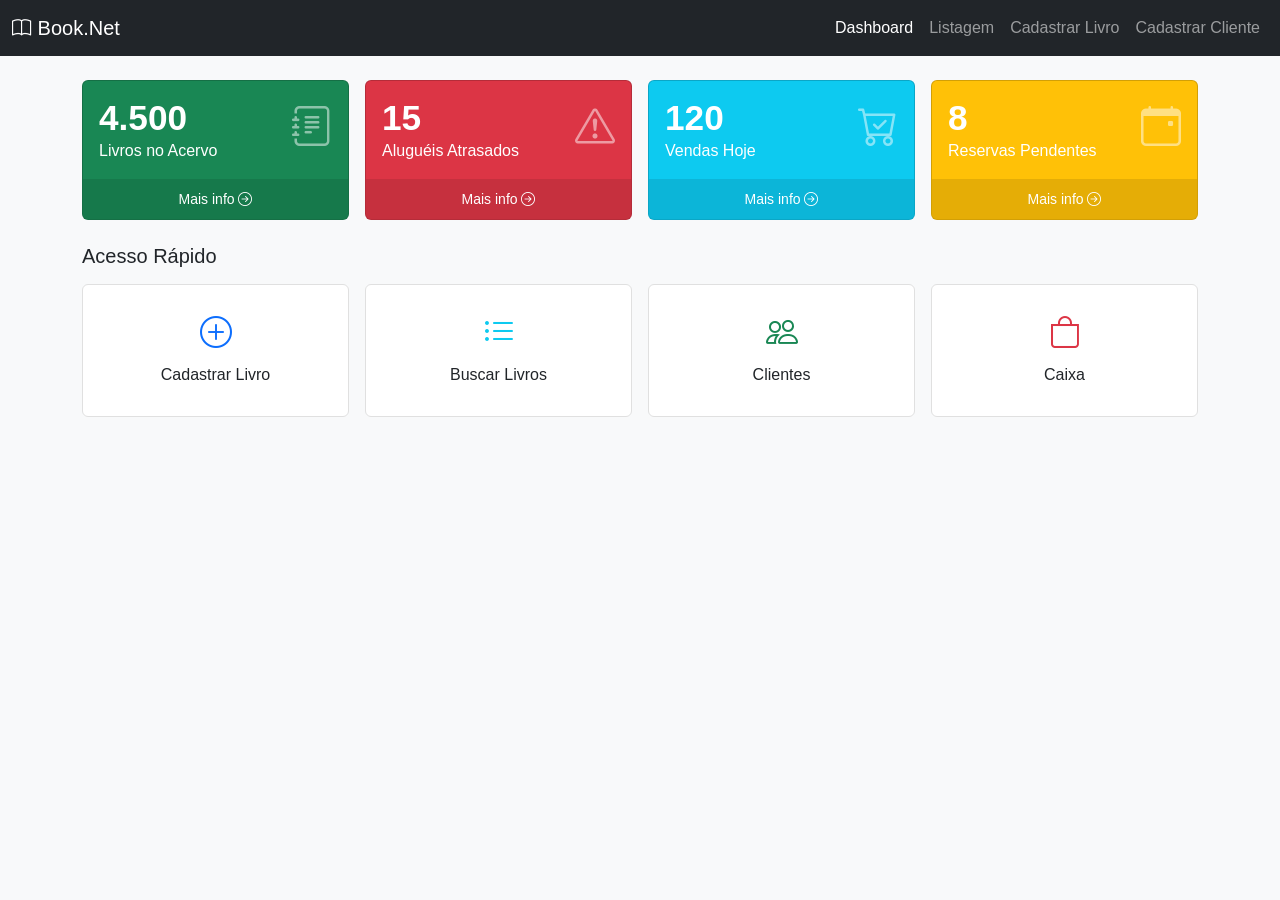
<file: index.html>
<!DOCTYPE html>
<html lang="pt-BR">
<head>
    <meta charset="UTF-8">
    <meta name="viewport" content="width=device-width, initial-scale=1.0">
    <title>Book.Net - Dashboard</title>
    <!-- Bootstrap 5 CSS -->
    <link href="https://cdn.jsdelivr.net/npm/bootstrap@5.3.2/dist/css/bootstrap.min.css" rel="stylesheet">
    <!-- Bootstrap Icons -->
    <link rel="stylesheet" href="https://cdn.jsdelivr.net/npm/bootstrap-icons@1.11.1/font/bootstrap-icons.css">
    <!-- CSS Customizado -->
    <link rel="stylesheet" href="assets/css/style.css">
</head>
<body class="bg-light">

    <nav class="navbar navbar-expand-lg navbar-dark bg-dark">
        <div class="container-fluid">
            <a class="navbar-brand" href="index.html"><i class="bi bi-book"></i> Book.Net</a>
            <button class="navbar-toggler" type="button" data-bs-toggle="collapse" data-bs-target="#navbarNav">
                <span class="navbar-toggler-icon"></span>
            </button>
            <div class="collapse navbar-collapse" id="navbarNav">
                <ul class="navbar-nav ms-auto">
                    <li class="nav-item"><a class="nav-link active" href="index.html">Dashboard</a></li>
                    <li class="nav-item"><a class="nav-link" href="listagem-livros.html">Listagem</a></li>
                    <li class="nav-item"><a class="nav-link" href="cadastro-livro.html">Cadastrar Livro</a></li>
                    <li class="nav-item"><a class="nav-link" href="cadastro-cliente.html">Cadastrar Cliente</a></li>
                </ul>
            </div>
        </div>
    </nav>

    <div class="container mt-4">
        <!-- Linha de Cards de Resumo -->
        <div class="row g-3 mb-4">
            <div class="col-12 col-md-6 col-lg-3">
                <div class="card text-white bg-success h-100">
                    <div class="card-body d-flex justify-content-between">
                        <div>
                            <h3 class="card-title">4.500</h3>
                            <p class="card-text">Livros no Acervo</p>
                        </div>
                        <i class="bi bi-journal-text fs-1 opacity-50"></i>
                    </div>
                    <div class="card-footer text-center"><small>Mais info <i class="bi bi-arrow-right-circle"></i></small></div>
                </div>
            </div>
            <div class="col-12 col-md-6 col-lg-3">
                <div class="card text-white bg-danger h-100">
                    <div class="card-body d-flex justify-content-between">
                        <div>
                            <h3 class="card-title">15</h3>
                            <p class="card-text">Aluguéis Atrasados</p>
                        </div>
                        <i class="bi bi-exclamation-triangle fs-1 opacity-50"></i>
                    </div>
                    <div class="card-footer text-center"><small>Mais info <i class="bi bi-arrow-right-circle"></i></small></div>
                </div>
            </div>
            <div class="col-12 col-md-6 col-lg-3">
                <div class="card text-white bg-info h-100">
                    <div class="card-body d-flex justify-content-between">
                        <div>
                            <h3 class="card-title">120</h3>
                            <p class="card-text">Vendas Hoje</p>
                        </div>
                        <i class="bi bi-cart-check fs-1 opacity-50"></i>
                    </div>
                    <div class="card-footer text-center"><small>Mais info <i class="bi bi-arrow-right-circle"></i></small></div>
                </div>
            </div>
            <div class="col-12 col-md-6 col-lg-3">
                <div class="card text-white bg-warning h-100">
                    <div class="card-body d-flex justify-content-between">
                        <div>
                            <h3 class="card-title">8</h3>
                            <p class="card-text">Reservas Pendentes</p>
                        </div>
                        <i class="bi bi-calendar-event fs-1 opacity-50"></i>
                    </div>
                    <div class="card-footer text-center"><small>Mais info <i class="bi bi-arrow-right-circle"></i></small></div>
                </div>
            </div>
        </div>

        <!-- Linha de Botões de Ação Rápida -->
        <h5 class="mb-3">Acesso Rápido</h5>
        <div class="row g-3 text-center">
            <div class="col-6 col-md-3">
                <a href="cadastro-livro.html" class="text-decoration-none">
                    <div class="card action-card py-4">
                        <i class="bi bi-plus-circle text-primary fs-2"></i>
                        <h6 class="mt-2 text-dark">Cadastrar Livro</h6>
                    </div>
                </a>
            </div>
            <div class="col-6 col-md-3">
                <a href="listagem-livros.html" class="text-decoration-none">
                    <div class="card action-card py-4">
                        <i class="bi bi-list-ul text-info fs-2"></i>
                        <h6 class="mt-2 text-dark">Buscar Livros</h6>
                    </div>
                </a>
            </div>
            <div class="col-6 col-md-3">
                <a href="#" class="text-decoration-none">
                    <div class="card action-card py-4">
                        <i class="bi bi-people text-success fs-2"></i>
                        <h6 class="mt-2 text-dark">Clientes</h6>
                    </div>
                </a>
            </div>
            <div class="col-6 col-md-3">
                <a href="#" class="text-decoration-none">
                    <div class="card action-card py-4">
                        <i class="bi bi-bag text-danger fs-2"></i>
                        <h6 class="mt-2 text-dark">Caixa</h6>
                    </div>
                </a>
            </div>
        </div>
    </div>

    <script src="https://cdn.jsdelivr.net/npm/bootstrap@5.3.2/dist/js/bootstrap.bundle.min.js"></script>
</body>
</html>
</file>
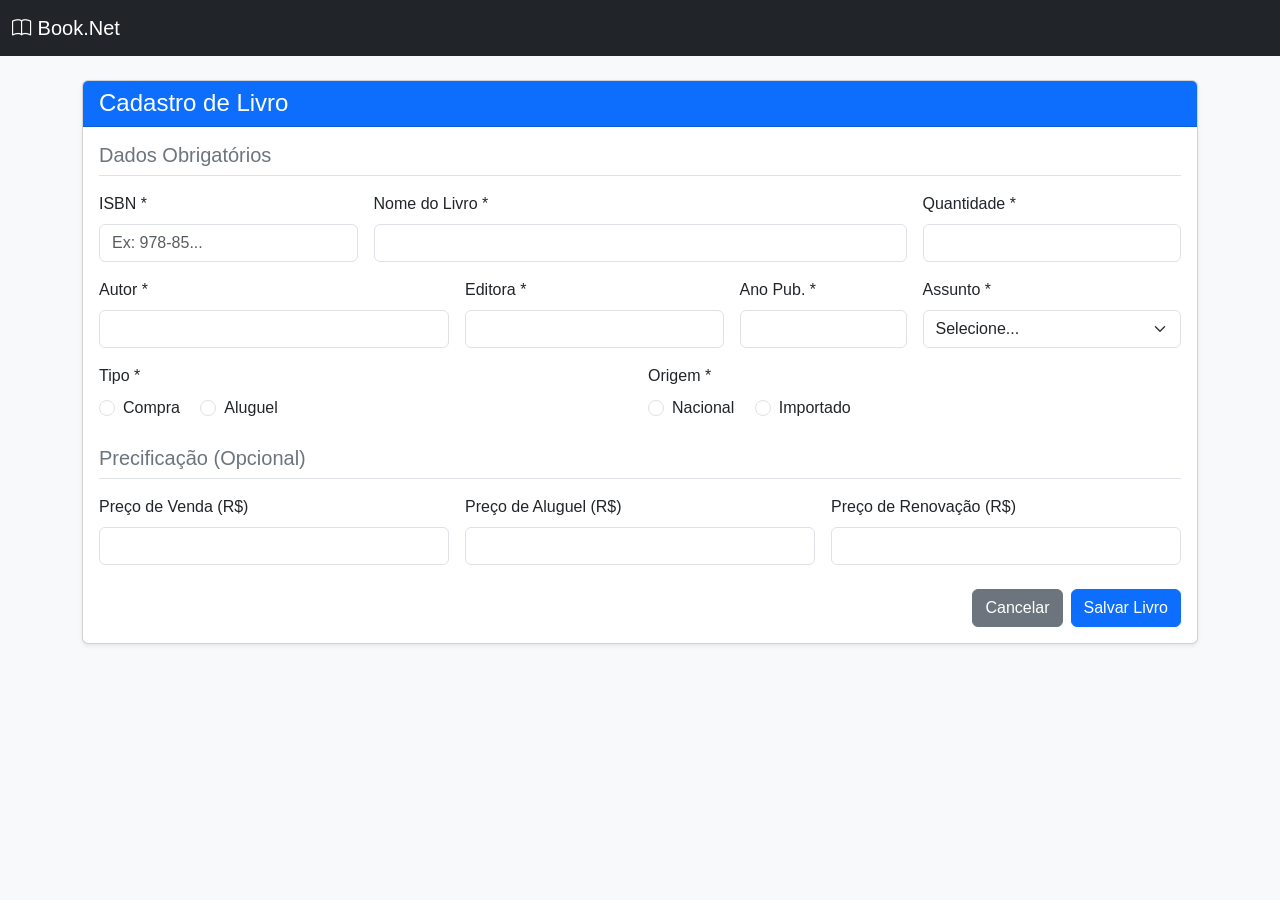
<file: cadastro-livro.html>
<!DOCTYPE html>
<html lang="pt-BR">
<head>
    <meta charset="UTF-8">
    <meta name="viewport" content="width=device-width, initial-scale=1.0">
    <title>Book.Net - Cadastro de Livro</title>
    <link href="https://cdn.jsdelivr.net/npm/bootstrap@5.3.2/dist/css/bootstrap.min.css" rel="stylesheet">
    <link rel="stylesheet" href="https://cdn.jsdelivr.net/npm/bootstrap-icons@1.11.1/font/bootstrap-icons.css">
    <link rel="stylesheet" href="assets/css/style.css">
</head>
<body class="bg-light">

    <!-- Incluir a mesma navbar do index aqui -->
    <nav class="navbar navbar-expand-lg navbar-dark bg-dark mb-4">
        <div class="container-fluid">
            <a class="navbar-brand" href="index.html"><i class="bi bi-book"></i> Book.Net</a>
        </div>
    </nav>

    <div class="container">
        <div class="card shadow-sm">
            <div class="card-header bg-primary text-white">
                <h4 class="mb-0">Cadastro de Livro</h4>
            </div>
            <div class="card-body">
                <div id="mensagem-erro" class="alert alert-danger d-none">Por favor, preencha todos os campos obrigatórios.</div>
                <div id="mensagem-sucesso" class="alert alert-success d-none">Livro cadastrado com sucesso!</div>

                <form id="form-livro">
                    <h5 class="text-secondary border-bottom pb-2 mb-3">Dados Obrigatórios</h5>
                    <div class="row g-3 mb-4">
                        <div class="col-md-3">
                            <label for="isbn" class="form-label">ISBN *</label>
                            <input type="text" class="form-control" id="isbn" name="isbn" placeholder="Ex: 978-85...">
                        </div>
                        <div class="col-md-6">
                            <label for="nome" class="form-label">Nome do Livro *</label>
                            <input type="text" class="form-control" id="nome" name="nome">
                        </div>
                        <div class="col-md-3">
                            <label for="quantidade" class="form-label">Quantidade *</label>
                            <input type="number" class="form-control" id="quantidade" name="quantidade" min="1">
                        </div>
                        
                        <div class="col-md-4">
                            <label for="autor" class="form-label">Autor *</label>
                            <input type="text" class="form-control" id="autor" name="autor">
                        </div>
                        <div class="col-md-3">
                            <label for="editora" class="form-label">Editora *</label>
                            <input type="text" class="form-control" id="editora" name="editora">
                        </div>
                        <div class="col-md-2">
                            <label for="ano" class="form-label">Ano Pub. *</label>
                            <input type="number" class="form-control" id="ano" name="ano">
                        </div>
                        <div class="col-md-3">
                            <label for="assunto" class="form-label">Assunto *</label>
                            <select class="form-select" id="assunto" name="assunto">
                                <option value="">Selecione...</option>
                                <option value="Banco de Dados">Banco de Dados</option>
                                <option value="Redes">Redes</option>
                                <option value="Sistemas Operacionais">Sistemas Operacionais</option>
                                <option value="Desenvolvimento Web">Desenvolvimento Web</option>
                            </select>
                        </div>

                        <div class="col-md-6">
                            <label class="form-label d-block">Tipo *</label>
                            <div class="form-check form-check-inline">
                                <input class="form-check-input" type="radio" name="tipo" id="tipoCompra" value="Compra">
                                <label class="form-check-label" for="tipoCompra">Compra</label>
                            </div>
                            <div class="form-check form-check-inline">
                                <input class="form-check-input" type="radio" name="tipo" id="tipoAluguel" value="Aluguel">
                                <label class="form-check-label" for="tipoAluguel">Aluguel</label>
                            </div>
                        </div>

                        <div class="col-md-6">
                            <label class="form-label d-block">Origem *</label>
                            <div class="form-check form-check-inline">
                                <input class="form-check-input" type="radio" name="origem" id="origemNacional" value="Nacional">
                                <label class="form-check-label" for="origemNacional">Nacional</label>
                            </div>
                            <div class="form-check form-check-inline">
                                <input class="form-check-input" type="radio" name="origem" id="origemImportado" value="Importado">
                                <label class="form-check-label" for="origemImportado">Importado</label>
                            </div>
                        </div>
                    </div>

                    <h5 class="text-secondary border-bottom pb-2 mb-3">Precificação (Opcional)</h5>
                    <div class="row g-3 mb-4">
                        <div class="col-md-4">
                            <label for="precoVenda" class="form-label">Preço de Venda (R$)</label>
                            <input type="number" step="0.01" class="form-control" id="precoVenda" name="precoVenda">
                        </div>
                        <div class="col-md-4">
                            <label for="precoAluguel" class="form-label">Preço de Aluguel (R$)</label>
                            <input type="number" step="0.01" class="form-control" id="precoAluguel" name="precoAluguel">
                        </div>
                        <div class="col-md-4">
                            <label for="precoRenovacao" class="form-label">Preço de Renovação (R$)</label>
                            <input type="number" step="0.01" class="form-control" id="precoRenovacao" name="precoRenovacao">
                        </div>
                    </div>

                    <div class="d-flex justify-content-end gap-2">
                        <a href="index.html" class="btn btn-secondary">Cancelar</a>
                        <button type="submit" class="btn btn-primary">Salvar Livro</button>
                    </div>
                </form>
            </div>
        </div>
    </div>

    <script src="assets/js/validation.js"></script>
</body>
</html>
</file>
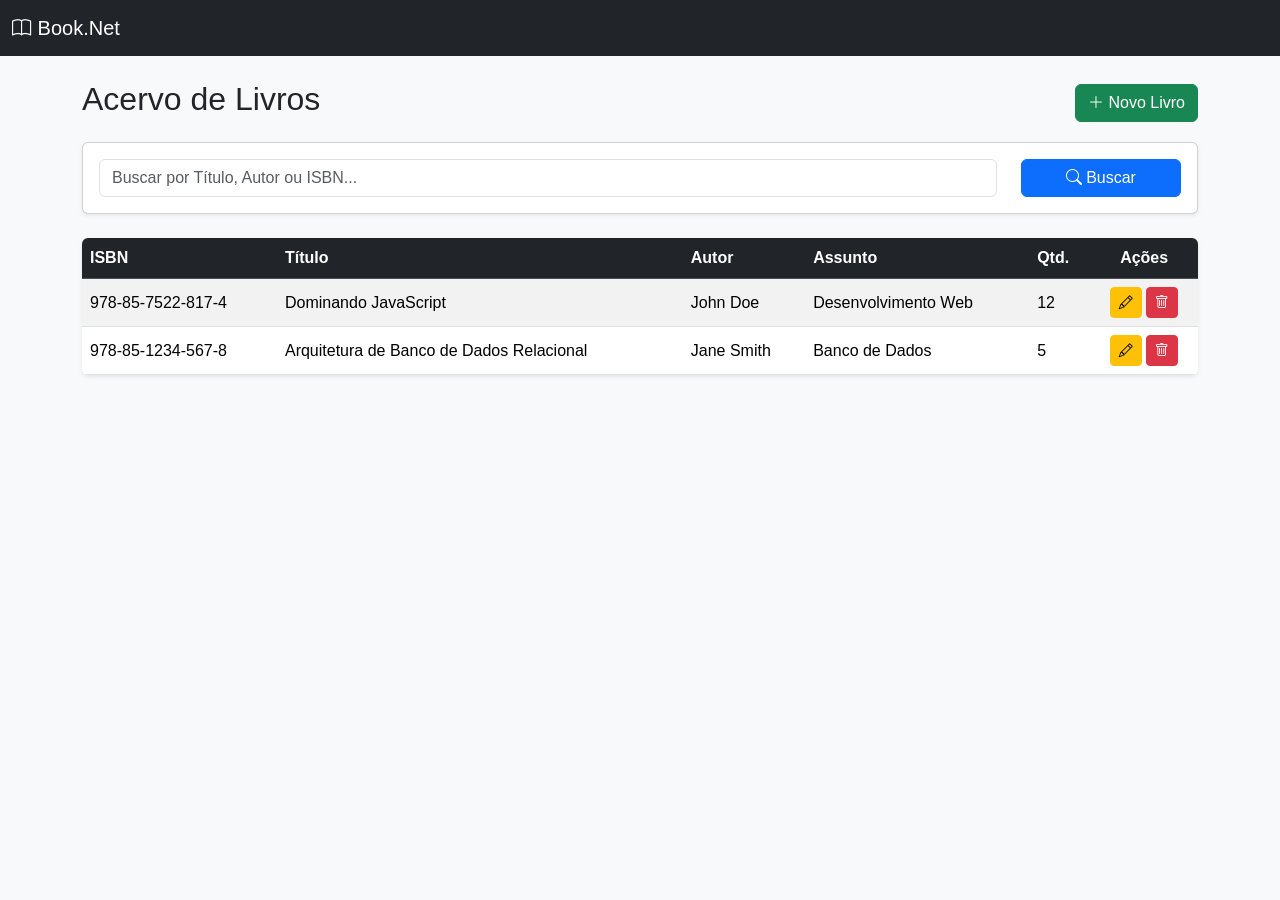
<file: listagem-livros.html>
<!DOCTYPE html>
<html lang="pt-BR">
<head>
    <meta charset="UTF-8">
    <meta name="viewport" content="width=device-width, initial-scale=1.0">
    <title>Book.Net - Acervo</title>
    <link href="https://cdn.jsdelivr.net/npm/bootstrap@5.3.2/dist/css/bootstrap.min.css" rel="stylesheet">
    <link rel="stylesheet" href="https://cdn.jsdelivr.net/npm/bootstrap-icons@1.11.1/font/bootstrap-icons.css">
    <link rel="stylesheet" href="assets/css/style.css">
</head>
<body class="bg-light">

    <!-- Incluir Navbar -->
    <nav class="navbar navbar-expand-lg navbar-dark bg-dark mb-4">
        <div class="container-fluid">
            <a class="navbar-brand" href="index.html"><i class="bi bi-book"></i> Book.Net</a>
        </div>
    </nav>

    <div class="container">
        <div class="d-flex justify-content-between align-items-center mb-3">
            <h2>Acervo de Livros</h2>
            <a href="cadastro-livro.html" class="btn btn-success"><i class="bi bi-plus-lg"></i> Novo Livro</a>
        </div>

        <!-- Filtro de Busca -->
        <div class="card mb-4 shadow-sm">
            <div class="card-body">
                <div class="row">
                    <div class="col-md-10">
                        <input type="text" class="form-control" placeholder="Buscar por Título, Autor ou ISBN...">
                    </div>
                    <div class="col-md-2">
                        <button class="btn btn-primary w-100"><i class="bi bi-search"></i> Buscar</button>
                    </div>
                </div>
            </div>
        </div>

        <!-- Tabela -->
        <div class="table-responsive bg-white shadow-sm rounded">
            <table class="table table-hover table-striped align-middle mb-0">
                <thead class="table-dark">
                    <tr>
                        <th>ISBN</th>
                        <th>Título</th>
                        <th>Autor</th>
                        <th>Assunto</th>
                        <th>Qtd.</th>
                        <th class="text-center">Ações</th>
                    </tr>
                </thead>
                <tbody>
                    <tr>
                        <td>978-85-7522-817-4</td>
                        <td>Dominando JavaScript</td>
                        <td>John Doe</td>
                        <td>Desenvolvimento Web</td>
                        <td>12</td>
                        <td class="text-center">
                            <button class="btn btn-sm btn-warning" title="Editar"><i class="bi bi-pencil"></i></button>
                            <button class="btn btn-sm btn-danger" title="Remover"><i class="bi bi-trash"></i></button>
                        </td>
                    </tr>
                    <tr>
                        <td>978-85-1234-567-8</td>
                        <td>Arquitetura de Banco de Dados Relacional</td>
                        <td>Jane Smith</td>
                        <td>Banco de Dados</td>
                        <td>5</td>
                        <td class="text-center">
                            <button class="btn btn-sm btn-warning" title="Editar"><i class="bi bi-pencil"></i></button>
                            <button class="btn btn-sm btn-danger" title="Remover"><i class="bi bi-trash"></i></button>
                        </td>
                    </tr>
                </tbody>
            </table>
        </div>
    </div>

</body>
</html>
</file>
<file: assets/css/style.css>
/* Customizações globais */
body {
    font-family: 'Segoe UI', Tahoma, Geneva, Verdana, sans-serif;
}

/* Efeitos de Hover para os botões do Dashboard */
.action-card {
    transition: transform 0.2s ease-in-out, box-shadow 0.2s;
    cursor: pointer;
    border: 1px solid #e0e0e0;
}

.action-card:hover {
    transform: translateY(-5px);
    box-shadow: 0 .5rem 1rem rgba(0,0,0,.15)!important;
    background-color: #f8f9fa;
}

/* Ajustes de tipografia nos cards superiores */
.card-title {
    font-size: 2.2rem;
    font-weight: bold;
    margin-bottom: 0;
}

.card-footer {
    background-color: rgba(0, 0, 0, 0.1);
    border-top: none;
    cursor: pointer;
}

.card-footer:hover {
    background-color: rgba(0, 0, 0, 0.2);
}
</file>
